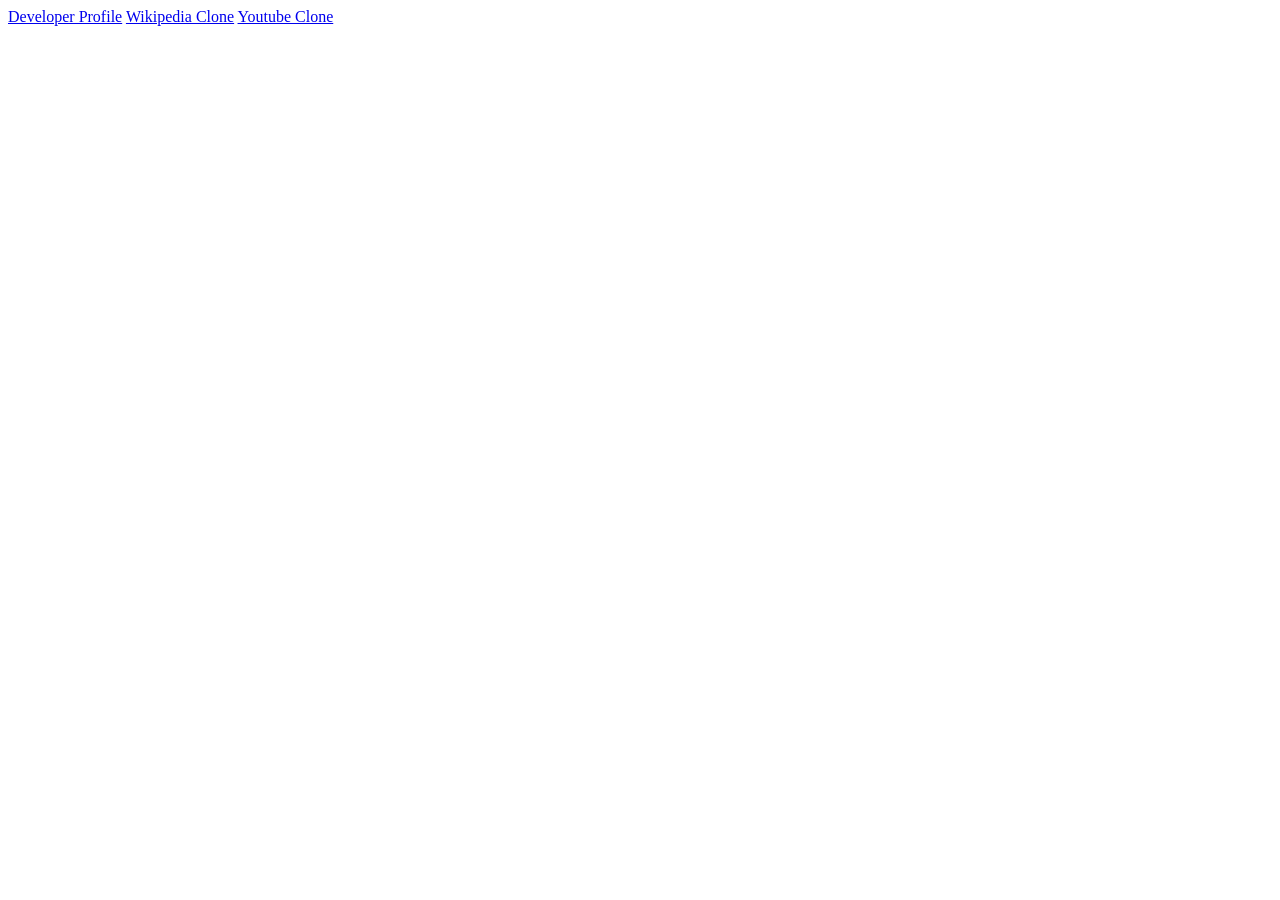
<file: index.html>
<!DOCTYPE html>
<html lang="en">
<head>
    <meta charset="UTF-8">
    <meta name="viewport" content="width=device-width, initial-scale=1.0">
    <title>Document</title>
</head>
<body>
    <a href="./hw1/index.html">Developer Profile</a>
    <a href="./hw2/index.html">Wikipedia Clone</a>
    <a href="./hw3/index.html">Youtube Clone</a>
</body>
</html>
</file>
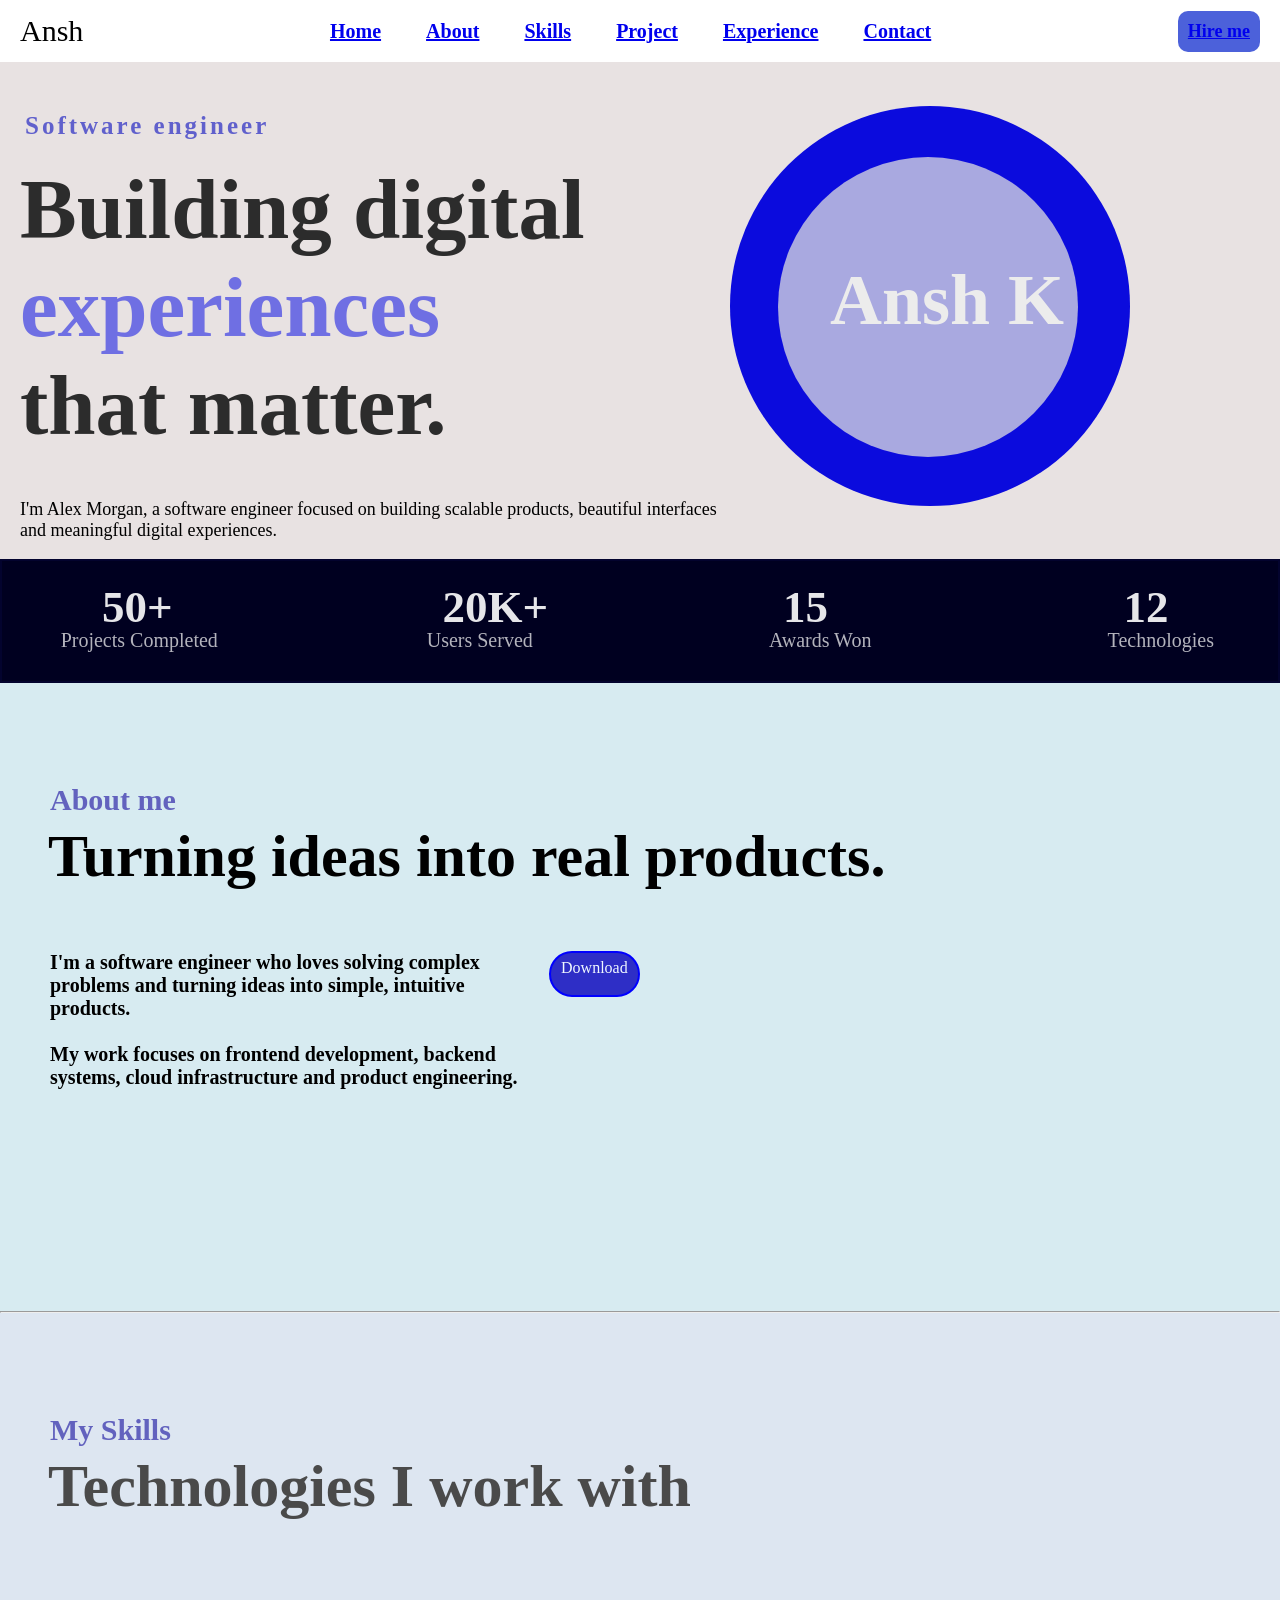
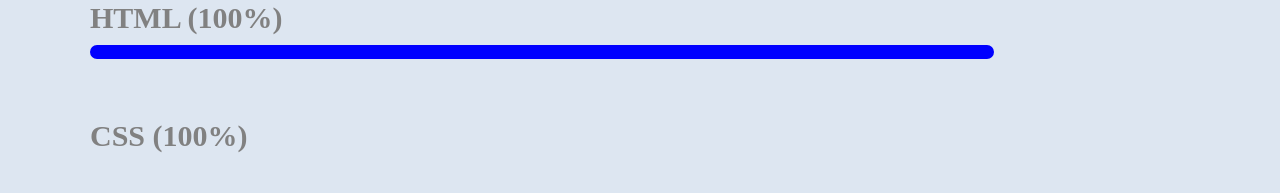
<file: hw1/index.html>
<!doctype html>
<html lang="en">
  <head>
    <meta charset="UTF-8" />
    <meta name="viewport" content="width=device-width, initial-scale=1.0" />
    <title>Document</title>
    <link rel="stylesheet" href="style.css" />
  </head>
  <body>
    <div class="top-menu-bar">
      <div class="logo-name">Ansh</div>
      <div class="link-container">
        <a href="#">Home</a>
        <a href="#">About</a>
        <a href="#">Skills</a>
        <a href="#">Project</a>
        <a href="#">Experience</a>
        <a href="#">Contact</a>
      </div>
      <a href="#contact" class="hire-me-btn">Hire me</a>
    </div>

    <div class="main-background">
      <div class="left-side-div">
        <p class="blue-text-small">Software engineer</p>
        <h1>
          Building digital
          <span>experiences</span> <br />that matter.
        </h1>
        <p class="black-paragraph">
          I'm Alex Morgan, a software engineer focused on building scalable
          products, beautiful interfaces and meaningful digital experiences.
        </p>
      </div>
      <div class="right-side-div">
        <div class="big-circle"></div>
        <div class="small-circle">
          <h2>Ansh K</h2>
        </div>
      </div>
    </div>

    <div class="black-box-row">
      <div class="number-item">
        <h1>50+</h1>
        <p>Projects Completed</p>
      </div>
      <div class="number-item">
        <h1>20K+</h1>
        <p class="word1">Users Served</p>
      </div>
      <div class="number-item">
        <h1>15</h1>
        <p class="word2">Awards Won</p>
      </div>
      <div class="number-item">
        <h1>12</h1>
        <p class="word3">Technologies</p>
      </div>
    </div>

    <div class="light-blue-section">
      <div class="top-text-part">
        <h1>About me</h1>
        <p class="big-black-text">Turning ideas into real products.</p>
      </div>
      <div class="bottom-part-flex">
        <div class="paragraph-div">
          <h1>
            I'm a software engineer who loves solving complex problems and
            turning ideas into simple, intuitive products.<br /><br />
            My work focuses on frontend development, backend systems, cloud
            infrastructure and product engineering.
          </h1>
          <div class="blue-button">Download</div>
        </div>
        <div class="empty-div"></div>
      </div>
    </div>

    <hr />

    <div class="about">
      <div class="idea">
        <h1>My Skills</h1>
        <p class="turn">Technologies I work with</p>
      </div>
      <div class="op">
        <div class="html">HTML (100%)</div>
        <div class="progress"></div>
      </div>

      <div class="op">
        <div class="=html">CSS (100%)</div>
        <div class="progress2"></div>
      </div>
    </div>
  </body>
</html>
</file>
<file: hw1/style.css>
* {
  margin: 0px;
  padding: 0px;
}
.top-menu-bar {
  background-color: white;
  height: 22px;
  display: flex;
  padding: 20px;
  justify-content: space-between;
  position: sticky;
  top: 0%;
  align-items: center;
}

.link-container {
  display: flex;
  font-size: 20px;
  gap: 45px;
  font-weight: 800;
  color: white;
}

.hire-me-btn {
  font-size: 18px;
  font-weight: 600;
  border-radius: 10px;
  background-color: rgb(76, 97, 218);
  padding: 10px;
}

.logo-name {
  font-size: 30px;
}

.blue-text-small {
  color: rgb(96, 96, 204);
  font-size: 25px;
  letter-spacing: 3px;
  font-weight: 700;
  padding-top: 50px;
  margin-left: 25px;
}

.gray-paragraph {
  color: gray;
}

.left-side-div h1 {
  color: rgb(44, 44, 44);
  padding: 20px;
  font-size: 85px;
  margin-right: 80px;
}

.left-side-div h1 span {
  color: rgb(111, 111, 227);
}
.main-background {
  background-color: rgb(232, 226, 226);
  align-items: center;
  display: flex;
  justify-content: space-around;
  padding-bottom: 18px;
}
.big-circle {
  border: 2px black;
  height: 400px;
  width: 400px;
  border-radius: 50%;
  background-color: rgb(11, 11, 221);
  margin-right: 150px;
}
.small-circle {
  border: 2px black;
  height: 300px;
  width: 300px;
  border-radius: 50%;
  background-color: rgb(169, 169, 224);
  margin-bottom: 40px;
  margin-top: -349px;
  margin-left: 48px;
}
.right-side-div h2 {
  padding-left: 30px;
  font-size: 72px;
  font-weight: 700;
  padding-left: 52px;
  padding-top: 102px;
  color: rgb(236, 236, 236);
}

.black-paragraph {
  padding-left: 20px;
  padding-top: 25px;
  font-weight: 400;
  font-size: 18px;
}

.black-box-row {
  border: 2px solid rgb(3, 3, 46);
  width: auto;
  height: 120px;
  background-color: rgb(0, 0, 32);
  display: flex;
  gap: 86px;
}
.number-item {
  height: auto;
  width: 240px;
  margin-left: 20px;
}
.number-item h1 {
  color: rgb(255, 255, 255);
  margin-left: 80px;
  font-size: 45px;
  margin-top: 20px;
  font-weight: 900;
  opacity: 90%;
}
.number-item p {
  color: white;

  margin-top: -4px;
  font-size: 20px;
  opacity: 70%;
  text-align: center;
}

.light-blue-section {
  background-color: rgb(215, 235, 241);
}
.top-text-part h1 {
  padding-top: 100px;
  padding-left: 50px;
  color: rgb(98, 98, 190);
  font-size: 30px;
}
.big-black-text {
  padding-top: 5px;
  padding-left: 48px;
  color: black;
  font-size: 60px;
  font-weight: 500;
  opacity: 80px;
  padding-bottom: 20px;
  font-weight: 600;
}
.bottom-part-flex {
  display: flex;

  height: 400px;
  width: auto;
}
.paragraph-div {
  width: 50vw;
  display: flex;
}
.paragraph-div h1 {
  font-size: 20px;
  color: black;
  padding-left: 50px;
  padding-top: 40px;
}
.blue-button {
  border: 2px solid blue;
  height: 30px;
  width: 150px;
  background-color: rgb(46, 46, 198);
  color: aliceblue;
  text-align: center;
  margin-left: 30px;
  margin-top: 40px;
  padding: 6px;
  border-radius: 30px;
}
.name-class h1 {
  font-size: 10px;
}

.skills-div {
  margin-left: 40px;
}
.about{
    background-color: rgb(221, 230, 241); ;
    padding-bottom: 40px;
}
.idea h1{
    padding-top: 100px;
    padding-left: 50px;
    color: rgb(98, 98, 190);
    font-size: 30px;
}
.turn{
    padding-top: 5px;
    padding-left: 48px;
    color: rgb(74, 74, 74);
    font-size: 60px;
    font-weight: 500;
    opacity: 80px;
    padding-bottom: 20px;
    font-weight: 600;
}
.op{
    margin-top: 60px;
    margin-left: 90px;
    font-size: 30px;
    font-weight: 600;
    color: rgb(129, 129, 129);

}
.progress{
    border: 2px solid blue;
    height: 10px;
    width: 900px;
    background-color: blue;
    border-radius: 30px;
    margin-top: 10px;
    margin-right: 20px;
}
</file>
